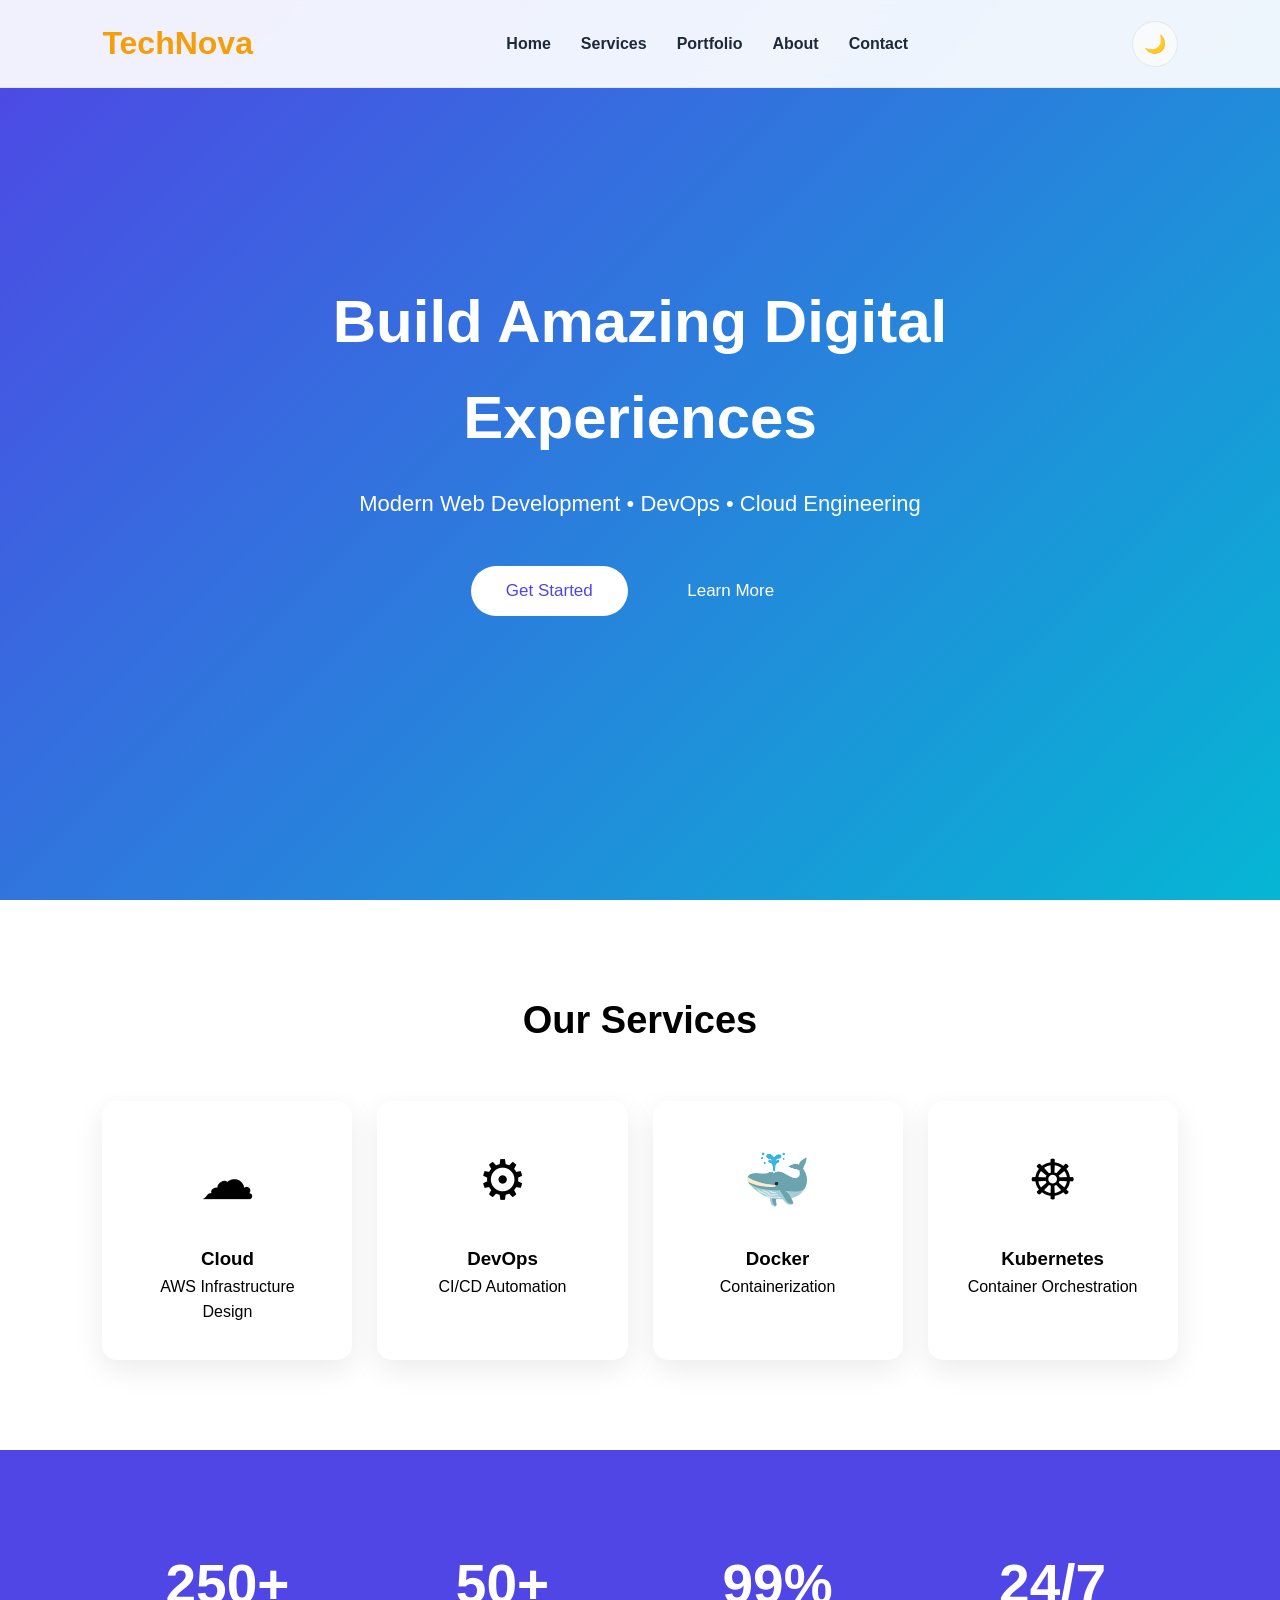
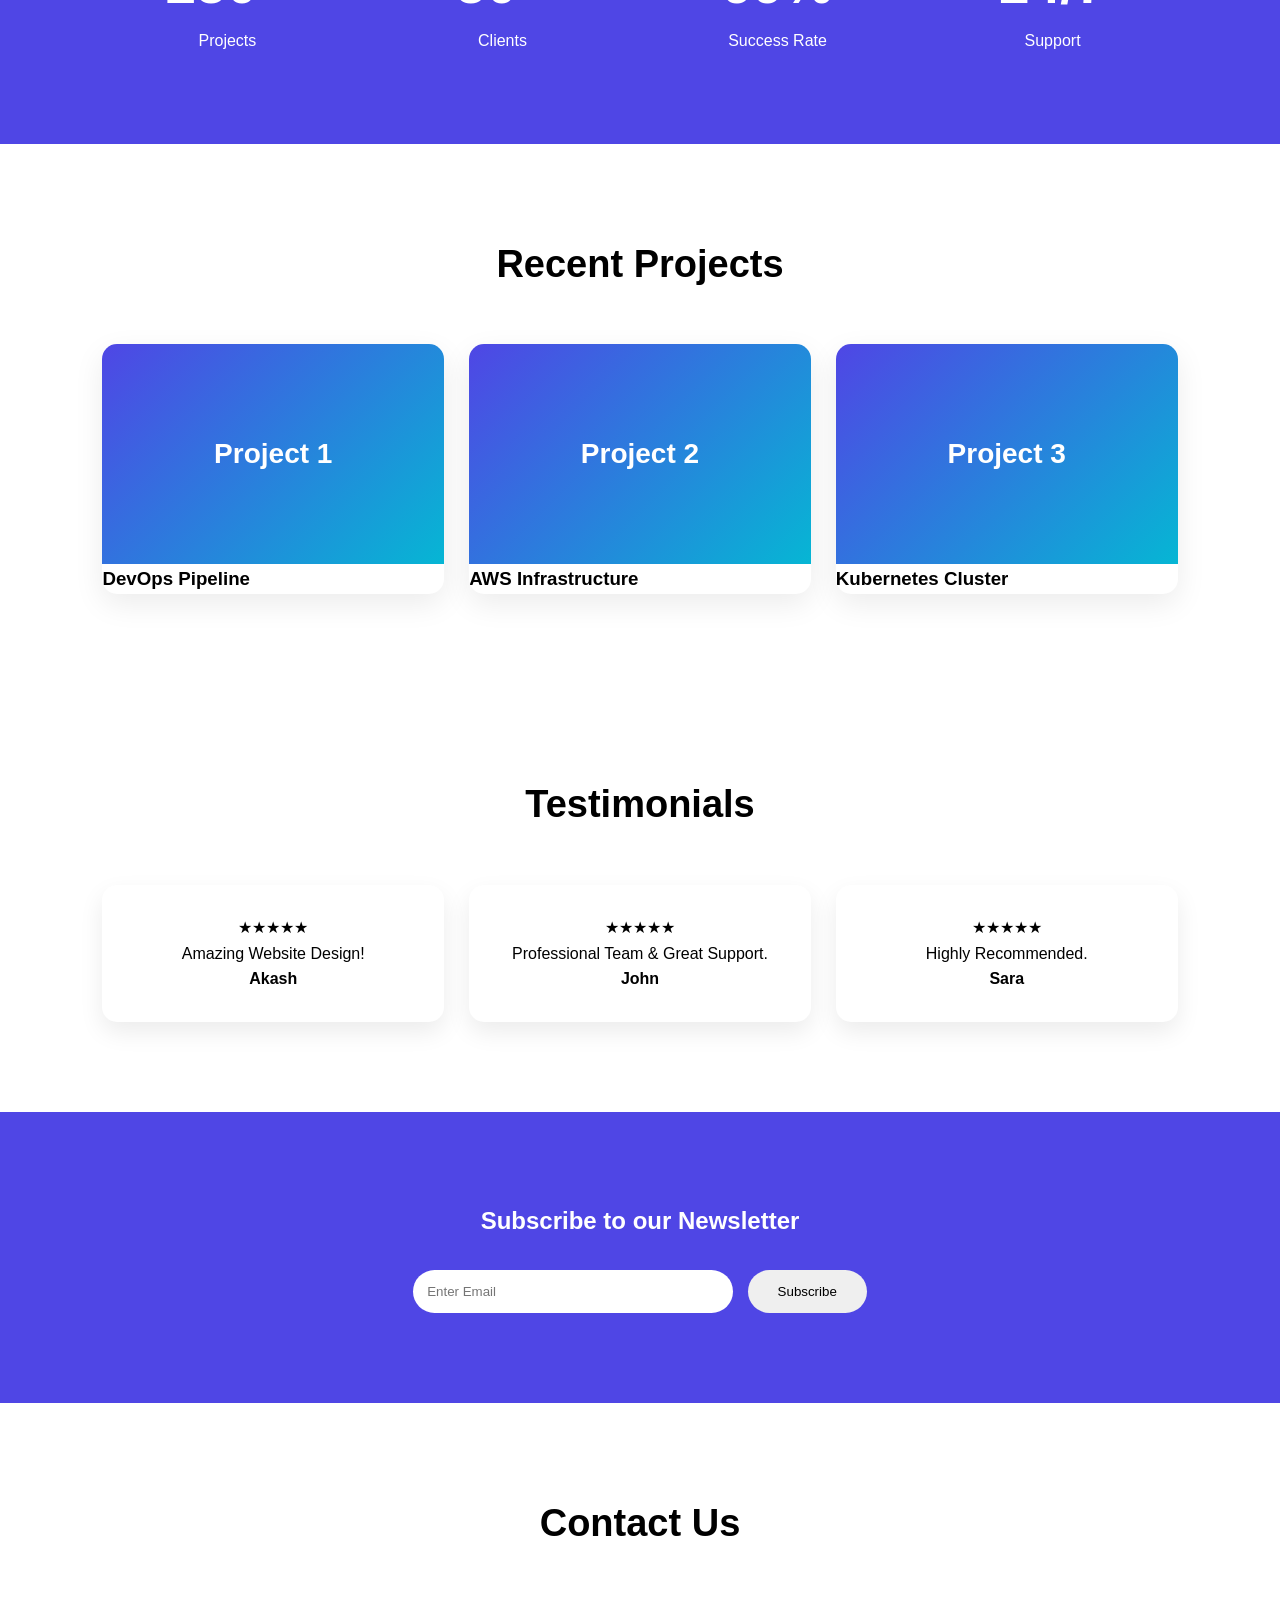
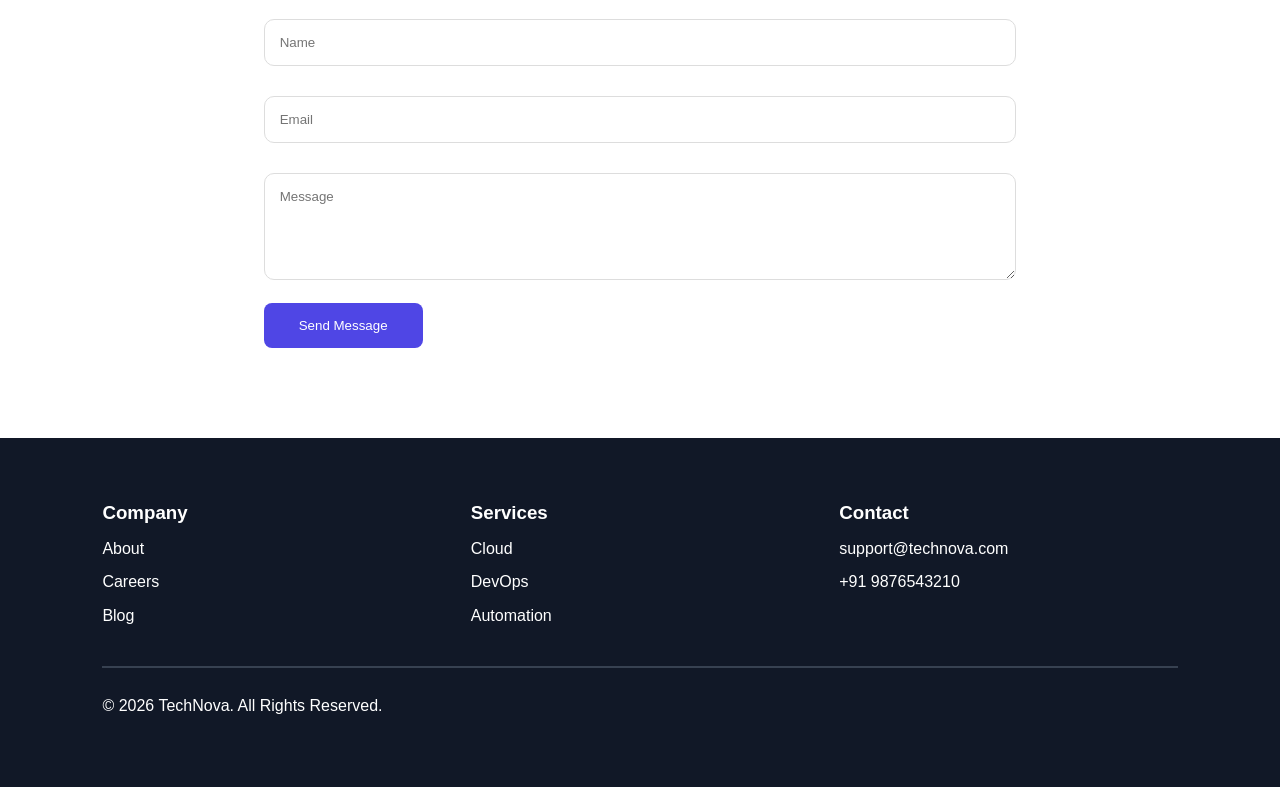
<file: index.html>
<!DOCTYPE html>
<html lang="en">
<head>
    <meta charset="UTF-8">
    <meta name="viewport" content="width=device-width, initial-scale=1.0">
    <title>TechNova | UI Redesign</title>

    <link rel="stylesheet" href="css/style.css">
</head>

<body>

<!-- ================= NAVBAR ================= -->

<header>

<nav class="navbar">

<div class="logo">
TechNova
</div>

<ul class="nav-links">

<li><a href="#home">Home</a></li>
<li><a href="#services">Services</a></li>
<li><a href="#portfolio">Portfolio</a></li>
<li><a href="#about">About</a></li>
<li><a href="#contact">Contact</a></li>

</ul>

<button id="themeBtn">🌙</button>

</nav>

</header>

<!-- ================= HERO ================= -->

<section id="home" class="hero">

<div class="hero-content">

<h1>Build Amazing Digital Experiences</h1>

<p>

Modern Web Development • DevOps • Cloud Engineering

</p>

<div class="hero-buttons">

<button class="primary-btn">

Get Started

</button>

<button class="secondary-btn">

Learn More

</button>

</div>

</div>

</section>

<!-- ================= SERVICES ================= -->

<section id="services">

<h2 class="section-title">

Our Services

</h2>

<div class="card-container">

<div class="card">

<div class="icon">☁</div>

<h3>Cloud</h3>

<p>

AWS Infrastructure Design

</p>

</div>

<div class="card">

<div class="icon">⚙</div>

<h3>DevOps</h3>

<p>

CI/CD Automation

</p>

</div>

<div class="card">

<div class="icon">🐳</div>

<h3>Docker</h3>

<p>

Containerization

</p>

</div>

<div class="card">

<div class="icon">☸</div>

<h3>Kubernetes</h3>

<p>

Container Orchestration

</p>

</div>

</div>

</section>

<!-- ================= STATS ================= -->

<section class="stats">

<div class="stat">

<h1>250+</h1>

<p>Projects</p>

</div>

<div class="stat">

<h1>50+</h1>

<p>Clients</p>

</div>

<div class="stat">

<h1>99%</h1>

<p>Success Rate</p>

</div>

<div class="stat">

<h1>24/7</h1>

<p>Support</p>

</div>

</section>

<!-- ================= PORTFOLIO ================= -->

<section id="portfolio">

<h2 class="section-title">

Recent Projects

</h2>

<div class="card-container">

<div class="portfolio-card">

<div class="placeholder">

Project 1

</div>

<h3>DevOps Pipeline</h3>

</div>

<div class="portfolio-card">

<div class="placeholder">

Project 2

</div>

<h3>AWS Infrastructure</h3>

</div>

<div class="portfolio-card">

<div class="placeholder">

Project 3

</div>

<h3>Kubernetes Cluster</h3>

</div>

</div>

</section>

<!-- ================= TESTIMONIALS ================= -->

<section>

<h2 class="section-title">

Testimonials

</h2>

<div class="testimonial-container">

<div class="testimonial">

<p>

★★★★★

</p>

<p>

Amazing Website Design!

</p>

<h4>

Akash

</h4>

</div>

<div class="testimonial">

<p>

★★★★★

</p>

<p>

Professional Team & Great Support.

</p>

<h4>

John

</h4>

</div>

<div class="testimonial">

<p>

★★★★★

</p>

<p>

Highly Recommended.

</p>

<h4>

Sara

</h4>

</div>

</div>

</section>

<!-- ================= NEWSLETTER ================= -->

<section class="newsletter">

<h2>

Subscribe to our Newsletter

</h2>

<form>

<input
type="email"
placeholder="Enter Email"
>

<button>

Subscribe

</button>

</form>

</section>

<!-- ================= CONTACT ================= -->

<section id="contact">

<h2 class="section-title">

Contact Us

</h2>

<form class="contact-form">

<input
type="text"
placeholder="Name"
required
>

<input
type="email"
placeholder="Email"
required
>

<textarea
placeholder="Message"
rows="5">
</textarea>

<button>

Send Message

</button>

</form>

</section>

<!-- ================= FOOTER ================= -->

<footer>

<div class="footer-grid">

<div>

<h3>Company</h3>

<p>About</p>

<p>Careers</p>

<p>Blog</p>

</div>

<div>

<h3>Services</h3>

<p>Cloud</p>

<p>DevOps</p>

<p>Automation</p>

</div>

<div>

<h3>Contact</h3>

<p>support@technova.com</p>

<p>+91 9876543210</p>

</div>

</div>

<hr>

<p>

© 2026 TechNova. All Rights Reserved.

</p>

</footer>

<script src="js/script.js"></script>

</body>
</html>
</file>
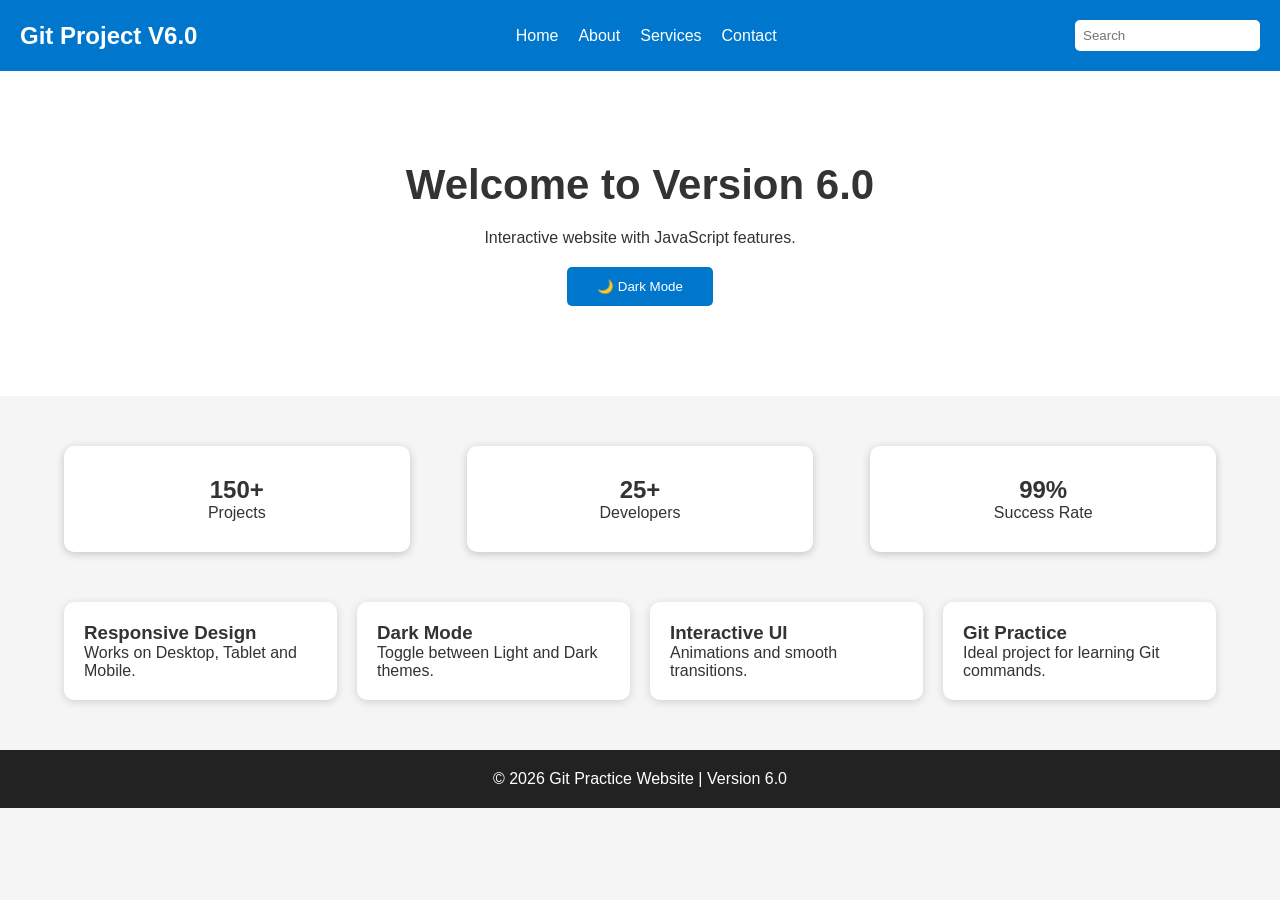
<file: css/index.html>
<!DOCTYPE html>
<html lang="en">
<head>
<meta charset="UTF-8">
<meta name="viewport" content="width=device-width, initial-scale=1.0">
<title>Git Practice Website - Version 6.2</title>

<style>

*{
margin:0;
padding:0;
box-sizing:border-box;
font-family:Arial,Helvetica,sans-serif;
scroll-behavior:smooth;
}

body{
background:#f5f5f5;
color:#333;
transition:.4s;
}

body.dark{
background:#1b1b1b;
color:white;
}

header{
background:#0077cc;
padding:20px;
color:white;
position:sticky;
top:0;
}

nav{
display:flex;
justify-content:space-between;
align-items:center;
flex-wrap:wrap;
}

nav ul{
display:flex;
list-style:none;
}

nav li{
margin-left:20px;
}

nav a{
color:white;
text-decoration:none;
}

.search{
padding:8px;
border:none;
border-radius:5px;
}

.hero{
padding:90px 20px;
text-align:center;
background:white;
}

body.dark .hero{
background:#2b2b2b;
}

.hero h1{
font-size:42px;
margin-bottom:20px;
}

.hero button{
padding:12px 30px;
margin-top:20px;
background:#0077cc;
color:white;
border:none;
cursor:pointer;
border-radius:5px;
}

.container{
width:90%;
margin:auto;
}

.stats{
display:flex;
justify-content:space-between;
margin:50px 0;
flex-wrap:wrap;
}

.stat{
background:white;
padding:30px;
text-align:center;
width:30%;
border-radius:10px;
box-shadow:0 2px 8px rgba(0,0,0,.2);
}

body.dark .stat{
background:#333;
}

.features{
display:grid;
grid-template-columns:repeat(auto-fit,minmax(250px,1fr));
gap:20px;
margin-bottom:50px;
}

.card{
background:white;
padding:20px;
border-radius:10px;
box-shadow:0 2px 8px rgba(0,0,0,.15);
transition:.3s;
}

body.dark .card{
background:#333;
}

.card:hover{
transform:translateY(-8px);
}

footer{
background:#222;
color:white;
text-align:center;
padding:20px;
margin-top:40px;
}

#topBtn{
position:fixed;
bottom:25px;
right:25px;
padding:12px 15px;
display:none;
background:#0077cc;
color:white;
border:none;
border-radius:50%;
cursor:pointer;
}

@media(max-width:768px){

.stats{
flex-direction:column;
}

.stat{
width:100%;
margin-bottom:20px;
}

nav{
flex-direction:column;
}

nav ul{
margin-top:15px;
}

}

</style>

</head>

<body>

<header>

<nav>

<h2>Git Project V6.0</h2>

<ul>
<li><a href="#">Home</a></li>
<li><a href="#">About</a></li>
<li><a href="#">Services</a></li>
<li><a href="#">Contact</a></li>
</ul>

<input class="search" placeholder="Search">

</nav>

</header>

<section class="hero">

<h1>Welcome to Version 6.0</h1>

<p>Interactive website with JavaScript features.</p>

<button onclick="toggleMode()">🌙 Dark Mode</button>

</section>

<div class="container">

<section class="stats">

<div class="stat">
<h2>150+</h2>
<p>Projects</p>
</div>

<div class="stat">
<h2>25+</h2>
<p>Developers</p>
</div>

<div class="stat">
<h2>99%</h2>
<p>Success Rate</p>
</div>

</section>

<section class="features">

<div class="card">
<h3>Responsive Design</h3>
<p>Works on Desktop, Tablet and Mobile.</p>
</div>

<div class="card">
<h3>Dark Mode</h3>
<p>Toggle between Light and Dark themes.</p>
</div>

<div class="card">
<h3>Interactive UI</h3>
<p>Animations and smooth transitions.</p>
</div>

<div class="card">
<h3>Git Practice</h3>
<p>Ideal project for learning Git commands.</p>
</div>

</section>

</div>

<footer>

<p>© 2026 Git Practice Website | Version 6.0</p>

</footer>

<button id="topBtn" onclick="topFunction()">↑</button>

<script>

function toggleMode(){
document.body.classList.toggle("dark");
}

let btn=document.getElementById("topBtn");

window.onscroll=function(){

if(document.documentElement.scrollTop>200){
btn.style.display="block";
}else{
btn.style.display="none";
}

}

function topFunction(){

document.documentElement.scrollTop=0;

}

</script>

</body>
</html>
</file>
<file: css/style.css>
/* =========================
   GLOBAL
========================= */

*{
    margin:0;
    padding:0;
    box-sizing:border-box;
    font-family:'Segoe UI',Tahoma,Geneva,Verdana,sans-serif;
}

html{
    scroll-behavior:smooth;
}

body{

    background:var(--bg);

    color:var(--text);

    transition:.4s;

    line-height:1.6;

}

/* Dark Mode */

body.dark{
    background:#0f172a;
    color:#f1f5f9;
}

/* =========================
   NAVBAR
========================= */

.navbar{

    position:fixed;
    top:0;
    left:0;
    width:100%;

    display:flex;
    justify-content:space-between;
    align-items:center;

    padding:18px 8%;

    background:rgba(255,255,255,0.92);

    backdrop-filter:blur(15px);

    border-bottom:1px solid #e5e7eb;

    z-index:999;

    transition:.3s;

}

body.dark .navbar{

    background:rgba(15,23,42,.92);

    border-bottom:1px solid #334155;

}

.logo{

    font-size:32px;

    font-weight:700;

    color:#F59E0B;

}

.nav-links{

    list-style:none;
    display:flex;

}

.nav-links li{

    margin-left:30px;

}

.nav-links a{

    text-decoration:none;

    color:#1F2937;

    font-weight:600;

    transition:.3s;

}

.nav-links a:hover{

    color:#F59E0B;

}

body.dark .nav-links a{

    color:white;

}

#themeBtn{

    background:#F8FAFC;

    border:1px solid #E5E7EB;

    width:46px;

    height:46px;

    border-radius:50%;

    cursor:pointer;

    font-size:18px;

    transition:.3s;

}

#themeBtn:hover{

    background:#F59E0B;

    color:white;

}

/* =========================
   HERO
========================= */

.hero{

    height:100vh;

    display:flex;
    justify-content:center;
    align-items:center;

    text-align:center;

    color:white;

    background:linear-gradient(135deg,#4f46e5,#06b6d4);

}

.hero-content{

    width:80%;

}

.hero h1{

    font-size:60px;
    margin-bottom:20px;

}

.hero p{

    font-size:22px;
    margin-bottom:35px;

}

.hero-buttons button{

    padding:15px 35px;

    margin:10px;

    border:none;

    border-radius:50px;

    cursor:pointer;

    font-size:17px;

    transition:.3s;

}

.primary-btn{

    background:white;
    color:#4f46e5;

}

.primary-btn:hover{

    transform:translateY(-4px);

}

.secondary-btn{

    background:transparent;

    border:2px solid white;

    color:white;

}

.secondary-btn:hover{

    background:white;
    color:#4f46e5;

}

/* =========================
   SECTION
========================= */

section{

    padding:90px 8%;

}

.section-title{

    text-align:center;

    font-size:38px;

    margin-bottom:50px;

}

/* =========================
   CARDS
========================= */

.card-container{

    display:grid;

    grid-template-columns:repeat(auto-fit,minmax(250px,1fr));

    gap:25px;

}

.card{

    background:white;

    padding:35px;

    border-radius:15px;

    text-align:center;

    transition:.3s;

    box-shadow:0 10px 30px rgba(0,0,0,.08);

}

body.dark .card{

    background:#1e293b;

}

.card:hover{

    transform:translateY(-10px);

}

.icon{

    font-size:55px;

    margin-bottom:20px;

}

/* =========================
   STATS
========================= */

.stats{

    display:grid;

    grid-template-columns:repeat(4,1fr);

    gap:25px;

    background:#4f46e5;

    color:white;

}

.stat{

    text-align:center;

}

.stat h1{

    font-size:55px;

}

/* =========================
   PORTFOLIO
========================= */

.portfolio-card{

    background:white;

    border-radius:15px;

    overflow:hidden;

    box-shadow:0 10px 30px rgba(0,0,0,.08);

}

body.dark .portfolio-card{

    background:#1e293b;

}

.placeholder{

    height:220px;

    background:linear-gradient(135deg,#4f46e5,#06b6d4);

    color:white;

    display:flex;

    justify-content:center;

    align-items:center;

    font-size:28px;

    font-weight:bold;

}

/* =========================
   TESTIMONIALS
========================= */

.testimonial-container{

    display:grid;

    grid-template-columns:repeat(auto-fit,minmax(250px,1fr));

    gap:25px;

}

.testimonial{

    padding:30px;

    background:white;

    border-radius:15px;

    text-align:center;

    box-shadow:0 10px 25px rgba(0,0,0,.08);

}

body.dark .testimonial{

    background:#1e293b;

}

/* =========================
   NEWSLETTER
========================= */

.newsletter{

    text-align:center;

    background:#4f46e5;

    color:white;

}

.newsletter form{

    margin-top:30px;

}

.newsletter input{

    width:320px;

    padding:14px;

    border:none;

    border-radius:30px;

}

.newsletter button{

    padding:14px 30px;

    margin-left:10px;

    border:none;

    border-radius:30px;

    cursor:pointer;

}

/* =========================
   CONTACT
========================= */

.contact-form{

    width:70%;

    margin:auto;

}

.contact-form input,
.contact-form textarea{

    width:100%;

    padding:15px;

    margin:15px 0;

    border:1px solid #ddd;

    border-radius:10px;

}

body.dark input,
body.dark textarea{

    background:#1e293b;

    color:white;

    border:1px solid #334155;

}

.contact-form button{

    padding:15px 35px;

    background:#4f46e5;

    color:white;

    border:none;

    border-radius:8px;

    cursor:pointer;

}

/* =========================
   FOOTER
========================= */

footer{

    background:#111827;

    color:white;

    padding:60px 8%;

}

.footer-grid{

    display:grid;

    grid-template-columns:repeat(auto-fit,minmax(200px,1fr));

    gap:30px;

    margin-bottom:30px;

}

footer p{

    margin:8px 0;

}

footer hr{

    margin:25px 0;

    border:.5px solid #374151;

}

/* =========================
   RESPONSIVE
========================= */

@media(max-width:900px){

.navbar{

flex-direction:column;

}

.nav-links{

margin-top:20px;

flex-wrap:wrap;

justify-content:center;

}

.nav-links li{

margin:10px;

}

.hero h1{

font-size:40px;

}

.hero p{

font-size:18px;

}

.stats{

grid-template-columns:repeat(2,1fr);

}

.contact-form{

width:100%;

}

.newsletter input{

width:100%;

margin-bottom:15px;

}

.newsletter button{

margin-left:0;

}

}

@media(max-width:600px){

.stats{

grid-template-columns:1fr;

}

.hero h1{

font-size:32px;

}

.section-title{

font-size:30px;

}

}
</file>
